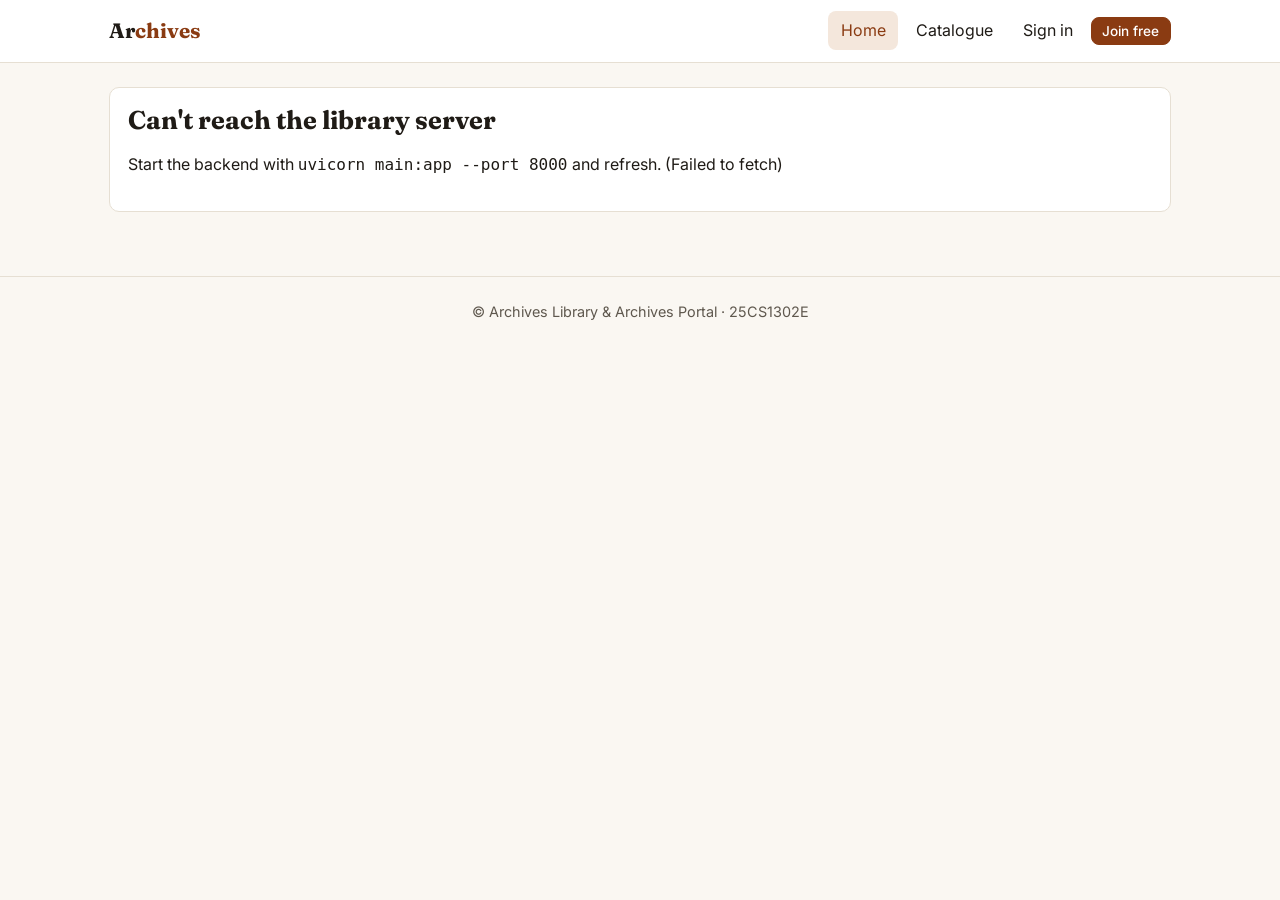
<file: library-project-fastapi/frontend/index.html>
<!DOCTYPE html>
<html lang="en">
<head>
<meta charset="UTF-8">
<meta name="viewport" content="width=device-width, initial-scale=1">
<title>Archives — Library & Archives</title>
<link rel="preconnect" href="https://fonts.googleapis.com">
<link href="https://fonts.googleapis.com/css2?family=Fraunces:wght@600;700&family=Inter:wght@400;500;600&display=swap" rel="stylesheet">
<style>
:root{--bg:#faf7f2;--card:#fff;--ink:#1f1b16;--dim:#5f584e;--line:#e6dfd3;--brand:#8a3b12;--brand-d:#6d2d0d;--tint:#f4e7dc;--ok:#1d6b3a;--okb:#e0f2e6;--bad:#a61e1e;--badb:#fbe4e4;--warn:#7a5200;--warnb:#fdf0d0;--r:10px}
@media(prefers-color-scheme:dark){:root{--bg:#16130f;--card:#201c17;--ink:#f3ede3;--dim:#b3aa9b;--line:#3a332a;--brand:#e58a55;--brand-d:#f0a577;--tint:#2d2218;--ok:#7fd39b;--okb:#17301f;--bad:#ff9b9b;--badb:#3a1b1b;--warn:#f2c86a;--warnb:#382c10}}
*{box-sizing:border-box}body{margin:0;background:var(--bg);color:var(--ink);font:16px/1.55 Inter,system-ui,sans-serif}
h1,h2,h3{font-family:Fraunces,Georgia,serif;line-height:1.2;margin:0 0 .5em}h1{font-size:clamp(2rem,5vw,3.4rem)}h2{font-size:1.6rem}h3{font-size:1.15rem}
a{color:var(--brand)}:focus-visible{outline:3px solid var(--brand);outline-offset:2px}
.skip{position:absolute;left:-999px;background:var(--brand);color:#fff;padding:.6rem 1rem;z-index:99}.skip:focus{left:8px;top:8px}
header{background:var(--card);border-bottom:1px solid var(--line);position:sticky;top:0;z-index:10}
.bar{max-width:1100px;margin:auto;padding:.7rem 1.2rem;display:flex;gap:1rem;align-items:center;flex-wrap:wrap}
.logo{font:700 1.3rem Fraunces,serif;color:var(--ink);text-decoration:none;margin-right:auto}.logo span{color:var(--brand)}
nav{display:flex;gap:.3rem;flex-wrap:wrap;align-items:center}nav a{padding:.45rem .8rem;border-radius:8px;text-decoration:none;color:var(--ink)}nav a:hover,nav a[aria-current=page]{background:var(--tint);color:var(--brand)}
.wrap{max-width:1100px;margin:auto;padding:1.5rem 1.2rem 4rem}
.btn{display:inline-block;border:1px solid var(--brand);background:transparent;color:var(--brand);padding:.55rem 1rem;border-radius:8px;font:500 .95rem Inter,sans-serif;cursor:pointer;text-decoration:none}
.btn:hover{background:var(--tint)}.btn.p{background:var(--brand);color:#fff}.btn.p:hover{background:var(--brand-d)}.btn.d{border-color:var(--bad);color:var(--bad)}.btn.s{padding:.3rem .65rem;font-size:.85rem}
.hero{background:linear-gradient(135deg,var(--tint),var(--bg));border-radius:16px;padding:clamp(1.5rem,5vw,4rem);margin-bottom:2rem;border:1px solid var(--line)}
.hero p{max-width:55ch;color:var(--dim);font-size:1.1rem}
.search{display:flex;gap:.5rem;flex-wrap:wrap;margin-top:1.2rem}.search input{flex:1;min-width:220px}
input,select{font:inherit;padding:.6rem .75rem;border:1px solid var(--line);border-radius:8px;background:var(--card);color:var(--ink)}
label{display:block;font-weight:500;font-size:.9rem;margin:.8rem 0 .25rem}
.grid{display:grid;grid-template-columns:repeat(auto-fill,minmax(250px,1fr));gap:1rem}
.card{background:var(--card);border:1px solid var(--line);border-radius:var(--r);padding:1.1rem}
.book{display:flex;flex-direction:column;gap:.3rem}.book .cover{height:8px;border-radius:4px;background:var(--brand);margin-bottom:.5rem}.book small{color:var(--dim)}.book .btn{margin-top:auto;align-self:flex-start}
.stats{display:grid;grid-template-columns:repeat(auto-fit,minmax(170px,1fr));gap:1rem;margin:1rem 0}.stat b{display:block;font:700 2rem Fraunces,serif;color:var(--brand)}
.tabs{display:flex;gap:.3rem;border-bottom:1px solid var(--line);margin:1rem 0;flex-wrap:wrap}.tabs a{padding:.6rem 1rem;text-decoration:none;color:var(--dim);border-bottom:3px solid transparent}.tabs a[aria-current=page]{color:var(--brand);border-color:var(--brand);font-weight:600}
.tw{overflow-x:auto;border:1px solid var(--line);border-radius:var(--r);background:var(--card)}table{width:100%;border-collapse:collapse}th,td{text-align:left;padding:.65rem .9rem;border-bottom:1px solid var(--line);white-space:nowrap}th{font-size:.8rem;color:var(--dim);text-transform:uppercase;letter-spacing:.04em}tr:last-child td{border:0}
.badge{padding:.15rem .6rem;border-radius:99px;font-size:.8rem;font-weight:600}.b-ok{background:var(--okb);color:var(--ok)}.b-bad{background:var(--badb);color:var(--bad)}.b-warn{background:var(--warnb);color:var(--warn)}
.row{display:flex;gap:.6rem;flex-wrap:wrap;align-items:end;margin:.8rem 0}.row>div{flex:1;min-width:150px}.row label{margin-top:0}.row input,.row select{width:100%}
.auth{max-width:420px;margin:2rem auto}.auth input{width:100%}.feat{display:grid;grid-template-columns:repeat(auto-fit,minmax(240px,1fr));gap:1rem;margin:2rem 0}
footer{border-top:1px solid var(--line);color:var(--dim);text-align:center;padding:1.5rem;font-size:.9rem}
dialog{border:1px solid var(--line);border-radius:var(--r);background:var(--card);color:var(--ink);max-width:380px;width:92%}dialog::backdrop{background:#0008}
#toast{position:fixed;bottom:1rem;left:50%;transform:translateX(-50%);background:var(--ink);color:var(--bg);padding:.7rem 1.2rem;border-radius:8px;z-index:50}#toast:empty{display:none}#toast.err{background:var(--bad);color:#fff}
.empty{color:var(--dim);padding:1rem}
@media(prefers-reduced-motion:no-preference){.card{transition:box-shadow .2s,transform .2s}.book:hover{box-shadow:0 6px 18px #0002;transform:translateY(-2px)}}
</style>
</head>
<body>
<a class="skip" href="#app">Skip to main content</a>
<header><div class="bar"><a class="logo" href="#/">Ar<span>chives</span></a><nav id="nav" aria-label="Main"></nav></div></header>
<main id="app" class="wrap" tabindex="-1"></main>
<footer>© Archives Library &amp; Archives Portal · 25CS1302E</footer>
<div id="toast" role="status" aria-live="polite"></div>
<dialog id="dlg" aria-labelledby="dt"><form method="dialog" data-form="reserve"><h3 id="dt">Reserve book</h3><p id="dbook"></p><label for="due">Return by</label><input type="date" id="due" required><div class="row"><button class="btn p" value="ok">Confirm</button><button class="btn" value="cancel" formnovalidate>Cancel</button></div></form></dialog>
<script>
const API='http://localhost:8000/api';
const $=(s,r=document)=>r.querySelector(s);
const esc=s=>String(s??'').replace(/[&<>"']/g,c=>({'&':'&amp;','<':'&lt;','>':'&gt;','"':'&quot;',"'":'&#39;'}[c]));
const fd=d=>new Date(d).toLocaleDateString(undefined,{day:'numeric',month:'short',year:'numeric'});
const money=n=>'₹'+Number(n).toFixed(2);
let me=JSON.parse(localStorage.getItem('libraryUser')||'null'),books=[],pending=null;
async function api(p,o={}){const r=await fetch(API+p,{...o,headers:{'Content-Type':'application/json'},body:o.body?JSON.stringify(o.body):undefined});let d=null;try{d=await r.json()}catch{}if(!r.ok)throw new Error(typeof d?.detail==='string'?d.detail:'Request failed');return d}
function toast(m,e){const t=$('#toast');t.textContent=m;t.className=e?'err':'';clearTimeout(toast.t);toast.t=setTimeout(()=>t.textContent='',4000)}
const badge=r=>{const late=r.status==='ACTIVE'&&new Date(r.due_date)<new Date(new Date().toDateString());return late?'<span class="badge b-bad">Overdue</span>':r.status==='ACTIVE'?'<span class="badge b-warn">On loan</span>':'<span class="badge b-ok">Returned</span>'};
const table=(h,rows)=>rows.length?`<div class="tw"><table><thead><tr>${h.map(x=>`<th scope="col">${x}</th>`).join('')}</tr></thead><tbody>${rows.join('')}</tbody></table></div>`:'<p class="empty">Nothing here yet.</p>';
const tabs=(base,items,cur)=>`<div class="tabs" role="navigation" aria-label="Section">${items.map(([k,l])=>`<a href="#/${base}/${k}" ${k===cur?'aria-current="page"':''}>${l}</a>`).join('')}</div>`;

function renderNav(h){const l=(p,t)=>`<a href="#/${p}" ${h.startsWith('/'+p)&&p||h==='/'&&!p?'aria-current="page"':''}>${t}</a>`;
$('#nav').innerHTML=l('','Home')+l('catalogue','Catalogue')+(me?l(me.role==='admin'?'admin':'member',me.role==='admin'?'Admin portal':'My library')+`<button class="btn s" data-act="logout">Sign out (${esc(me.name.split(' ')[0])})</button>`:l('login','Sign in')+'<a class="btn p s" href="#/signup">Join free</a>')}

const bookCard=b=>`<article class="card book"><div class="cover" aria-hidden="true"></div><h3>${esc(b.title)}</h3><small>${esc(b.author)} · ${esc(b.category||'General')}</small><span class="badge ${b.available_copies?'b-ok':'b-bad'}">${b.available_copies?b.available_copies+' of '+b.total_copies+' available':'All copies out'}</span>${
b.available_copies?(me?.role==='member'?`<button class="btn s p" data-act="reserve" data-id="${b.book_id}">Reserve</button>`:!me?'<a class="btn s" href="#/login">Sign in to reserve</a>':''):''}</article>`;

const V={
async home(){books=await api('/books');return`<section class="hero"><h1>Your library, open around the clock.</h1><p>Search the catalogue, reserve a title in seconds, and keep track of every loan and fine from one place.</p><form class="search" role="search" data-form="hsearch"><label class="sr" for="q" style="position:absolute;left:-999px">Search books</label><input id="q" type="search" placeholder="Search by title, author or category"><button class="btn p">Search</button></form></section>
<div class="stats"><div class="card stat"><b>${books.length}</b>Titles catalogued</div><div class="card stat"><b>${books.reduce((s,b)=>s+b.available_copies,0)}</b>Copies available now</div><div class="card stat"><b>${new Set(books.map(b=>b.category).filter(Boolean)).size}</b>Categories</div></div>
<h2>Recently added</h2><div class="grid">${books.slice(-4).reverse().map(bookCard).join('')}</div>
<div class="feat"><div class="card"><h3>Reserve online</h3><p>Pick a book and a return date. Stock updates instantly.</p></div><div class="card"><h3>Track your loans</h3><p>See due dates, overdue items and returns in your member portal.</p></div><div class="card"><h3>Clear fines</h3><p>Every fine is itemised by book, with paid or unpaid status.</p></div></div>`},
async catalogue(){books=await api('/books');const cats=[...new Set(books.map(b=>b.category).filter(Boolean))];return`<h1>Catalogue</h1><div class="row"><div><label for="cq">Search</label><input id="cq" type="search" placeholder="Title or author" value="${esc(sessionStorage.q||'')}"></div><div><label for="cc">Category</label><select id="cc"><option value="">All</option>${cats.map(c=>`<option>${esc(c)}</option>`).join('')}</select></div></div><p id="cnt" aria-live="polite"></p><div class="grid" id="cg"></div>`},
login(){return`<div class="card auth"><h1>Welcome back</h1><form data-form="login"><label for="e">Email</label><input id="e" type="email" required autocomplete="username"><label for="p">Password</label><input id="p" type="password" required autocomplete="current-password"><p><button class="btn p" style="width:100%">Sign in</button></p></form><p>New here? <a href="#/signup">Create an account</a></p></div>`},
signup(){return`<div class="card auth"><h1>Join the library</h1><form data-form="signup"><label for="n">Full name</label><input id="n" required autocomplete="name"><label for="e">Email</label><input id="e" type="email" required autocomplete="username"><label for="ph">Phone (optional)</label><input id="ph" type="tel" autocomplete="tel"><label for="p">Password (min 6 characters)</label><input id="p" type="password" minlength="6" required autocomplete="new-password"><p><button class="btn p" style="width:100%">Create account</button></p></form><p>Already a member? <a href="#/login">Sign in</a></p></div>`},
async member(sec='loans'){if(me?.role!=='member')return go('/login');const [l,f]=await Promise.all([api(`/members/${me.member_id}/reservations`),api(`/members/${me.member_id}/fines`)]);const owed=f.filter(x=>!x.paid).reduce((s,x)=>s+Number(x.amount),0);
let body=sec==='fines'?table(['Book','Amount','Status'],f.map(x=>`<tr><td>${esc(x.book_title)}</td><td>${money(x.amount)}</td><td><span class="badge ${x.paid?'b-ok':'b-bad'}">${x.paid?'Paid':'Unpaid'}</span></td></tr>`)):table(['Book','Reserved','Due','Status'],l.map(x=>`<tr><td>${esc(x.book_title)}</td><td>${fd(x.reserved_at)}</td><td>${fd(x.due_date)}</td><td>${badge(x)}</td></tr>`));
return`<h1>Hello, ${esc(me.name)}</h1><div class="stats"><div class="card stat"><b>${l.filter(x=>x.status==='ACTIVE').length}</b>Books on loan</div><div class="card stat"><b>${money(owed)}</b>Fines owed</div><div class="card stat"><b>${l.length}</b>Total reservations</div></div><p><a class="btn p" href="#/catalogue">Browse &amp; reserve</a></p>${tabs('member',[['loans','My loans'],['fines','My fines']],sec)}${body}`},
async admin(sec='overview'){if(me?.role!=='admin')return go('/login');
const [b,m,r,f]=await Promise.all([api('/books'),api('/members'),api('/reservations'),api('/fines')]);books=b;
const owed=f.filter(x=>!x.paid).reduce((s,x)=>s+Number(x.amount),0);let body='';
if(sec==='overview')body=`<div class="stats"><div class="card stat"><b>${b.length}</b>Titles</div><div class="card stat"><b>${m.length}</b>Members</div><div class="card stat"><b>${r.filter(x=>x.status==='ACTIVE').length}</b>Active loans</div><div class="card stat"><b>${money(owed)}</b>Outstanding fines</div></div><h2>Latest loans</h2>${table(['Member','Book','Due','Status'],r.slice(-5).reverse().map(x=>`<tr><td>${esc(x.member_name)}</td><td>${esc(x.book_title)}</td><td>${fd(x.due_date)}</td><td>${badge(x)}</td></tr>`))}`;
if(sec==='books')body=`<form class="card row" data-form="addbook"><div><label for="bt">Title</label><input id="bt" required></div><div><label for="ba">Author</label><input id="ba" required></div><div><label for="bi">ISBN</label><input id="bi"></div><div><label for="bc">Category</label><input id="bc"></div><div><label for="bn">Copies</label><input id="bn" type="number" min="1" value="1" required></div><button class="btn p">Add title</button></form>${table(['Title','Author','Category','Available',''],b.map(x=>`<tr><td>${esc(x.title)}</td><td>${esc(x.author)}</td><td>${esc(x.category||'—')}</td><td>${x.available_copies}/${x.total_copies}</td><td><button class="btn d s" data-act="delbook" data-id="${x.book_id}" aria-label="Remove ${esc(x.title)}">Remove</button></td></tr>`))}`;
if(sec==='members')body=`<form class="card row" data-form="addmember"><div><label for="mn">Full name</label><input id="mn" required></div><div><label for="me">Email</label><input id="me" type="email" required></div><div><label for="mp">Phone</label><input id="mp"></div><div><label for="mw">Login password</label><input id="mw" type="password" minlength="6" autocomplete="new-password"></div><button class="btn p">Add member</button></form>${table(['Name','Email','Phone',''],m.map(x=>`<tr><td>${esc(x.name)}</td><td>${esc(x.email)}</td><td>${esc(x.phone||'—')}</td><td><button class="btn d s" data-act="delmember" data-id="${x.member_id}" aria-label="Remove ${esc(x.name)}">Remove</button></td></tr>`))}`;
if(sec==='loans')body=`<form class="card row" data-form="addloan"><div><label for="lm">Member</label><select id="lm" required>${m.map(x=>`<option value="${x.member_id}">${esc(x.name)}</option>`).join('')}</select></div><div><label for="lb">Book</label><select id="lb" required>${b.filter(x=>x.available_copies>0).map(x=>`<option value="${x.book_id}">${esc(x.title)}</option>`).join('')}</select></div><div><label for="ld">Due date</label><input id="ld" type="date" required></div><button class="btn p">Create</button></form>${table(['Member','Book','Due','Status','Actions'],r.map(x=>`<tr><td>${esc(x.member_name)}</td><td>${esc(x.book_title)}</td><td>${fd(x.due_date)}</td><td>${badge(x)}</td><td>${x.status==='ACTIVE'?`<button class="btn s" data-act="return" data-id="${x.reservation_id}">Mark returned</button> `:''}<button class="btn d s" data-act="delloan" data-id="${x.reservation_id}">Delete</button></td></tr>`))}`;
if(sec==='fines')body=`<form class="card row" data-form="addfine"><div><label for="fr">Loan</label><select id="fr" required>${r.map(x=>`<option value="${x.reservation_id}">#${x.reservation_id} ${esc(x.member_name)} — ${esc(x.book_title)}</option>`).join('')}</select></div><div><label for="fa">Amount (₹)</label><input id="fa" type="number" min="0" step="0.5" required></div><button class="btn p">Add fine</button></form>${table(['Member','Book','Amount','Status',''],f.map(x=>`<tr><td>${esc(x.member_name)}</td><td>${esc(x.book_title)}</td><td>${money(x.amount)}</td><td><span class="badge ${x.paid?'b-ok':'b-bad'}">${x.paid?'Paid':'Unpaid'}</span></td><td><button class="btn s" data-act="fine" data-id="${x.fine_id}">${x.paid?'Mark unpaid':'Mark paid'}</button></td></tr>`))}`;
return`<h1>Admin portal</h1>${tabs('admin',[['overview','Overview'],['books','Books'],['members','Members'],['loans','Loans'],['fines','Fines']],sec)}${body}`}
};

function go(p){location.hash='#'+p}
async function route(){const h=location.hash.slice(1)||'/';const [,p0,sec]=h.split('/');const pg=p0||'home';renderNav(h);const app=$('#app');
try{const out=await (V[pg]||V.home)(sec);if(typeof out==='string'){app.innerHTML=out;document.title=(pg==='home'?'Home':pg[0].toUpperCase()+pg.slice(1))+' — Archives';if(pg==='catalogue')filter();app.focus({preventScroll:true});scrollTo(0,0)}}
catch(e){app.innerHTML=`<div class="card"><h2>Can't reach the library server</h2><p>Start the backend with <code>uvicorn main:app --port 8000</code> and refresh. (${esc(e.message)})</p></div>`}}
function filter(){const q=($('#cq').value||'').toLowerCase(),c=$('#cc').value;sessionStorage.q=$('#cq').value;const r=books.filter(b=>(!c||b.category===c)&&(b.title+b.author+(b.category||'')).toLowerCase().includes(q));$('#cg').innerHTML=r.map(bookCard).join('');$('#cnt').textContent=r.length+' title'+(r.length===1?'':'s')+' found'}
addEventListener('hashchange',route);addEventListener('input',e=>{if(e.target.id==='cq'||e.target.id==='cc')filter()});

addEventListener('click',async e=>{const b=e.target.closest('[data-act]');if(!b)return;const a=b.dataset.act,id=b.dataset.id;
try{if(a==='logout'){localStorage.removeItem('libraryUser');me=null;go('/');route();return}
if(a==='reserve'){pending=books.find(x=>x.book_id==id);$('#dbook').textContent=pending.title;const d=new Date(Date.now()+14*864e5);$('#due').value=d.toISOString().slice(0,10);$('#due').min=new Date().toISOString().slice(0,10);$('#dlg').showModal();return}
const ok=m=>!m||confirm(m);
const M={delbook:['Remove this title?',()=>api('/books/'+id,{method:'DELETE'})],delmember:['Remove this member?',()=>api('/members/'+id,{method:'DELETE'})],delloan:['Delete this loan record?',()=>api('/reservations/'+id,{method:'DELETE'})],return:['',()=>api(`/reservations/${id}/return`,{method:'PATCH'})],fine:['',()=>api(`/fines/${id}/toggle-paid`,{method:'PATCH'})]}[a];
if(M&&ok(M[0])){await M[1]();toast('Done');route()}}catch(er){toast(er.message,1)}});

addEventListener('submit',async e=>{const f=e.target.dataset.form;if(!f)return;e.preventDefault();const v=id=>$('#'+id)?.value;
try{if(f==='hsearch'){sessionStorage.q=v('q');go('/catalogue')}
if(f==='reserve'){if(e.submitter?.value!=='ok'){$('#dlg').close();return}await api('/reservations',{method:'POST',body:{member_id:me.member_id,book_id:pending.book_id,due_date:v('due')}});$('#dlg').close();toast('Reserved “'+pending.title+'”');route()}
if(f==='login'||f==='signup'){const body=f==='login'?{email:v('e'),password:v('p')}:{name:v('n'),email:v('e'),phone:v('ph')||null,password:v('p')};me=await api('/auth/'+f,{method:'POST',body});localStorage.setItem('libraryUser',JSON.stringify(me));toast('Welcome, '+me.name);go(me.role==='admin'?'/admin':'/member')}
if(f==='addbook'){await api('/books',{method:'POST',body:{title:v('bt'),author:v('ba'),isbn:v('bi')||null,category:v('bc')||null,total_copies:+v('bn')}});toast('Title added');route()}
if(f==='addmember'){await api('/members',{method:'POST',body:{name:v('mn'),email:v('me'),phone:v('mp')||null,password:v('mw')||null}});toast('Member added');route()}
if(f==='addloan'){await api('/reservations',{method:'POST',body:{member_id:+v('lm'),book_id:+v('lb'),due_date:v('ld')}});toast('Loan created');route()}
if(f==='addfine'){await api('/fines',{method:'POST',body:{reservation_id:+v('fr'),amount:+v('fa')}});toast('Fine added');route()}}
catch(er){toast(er.message,1)}});
route();
</script>
</body>
</html>
</file>
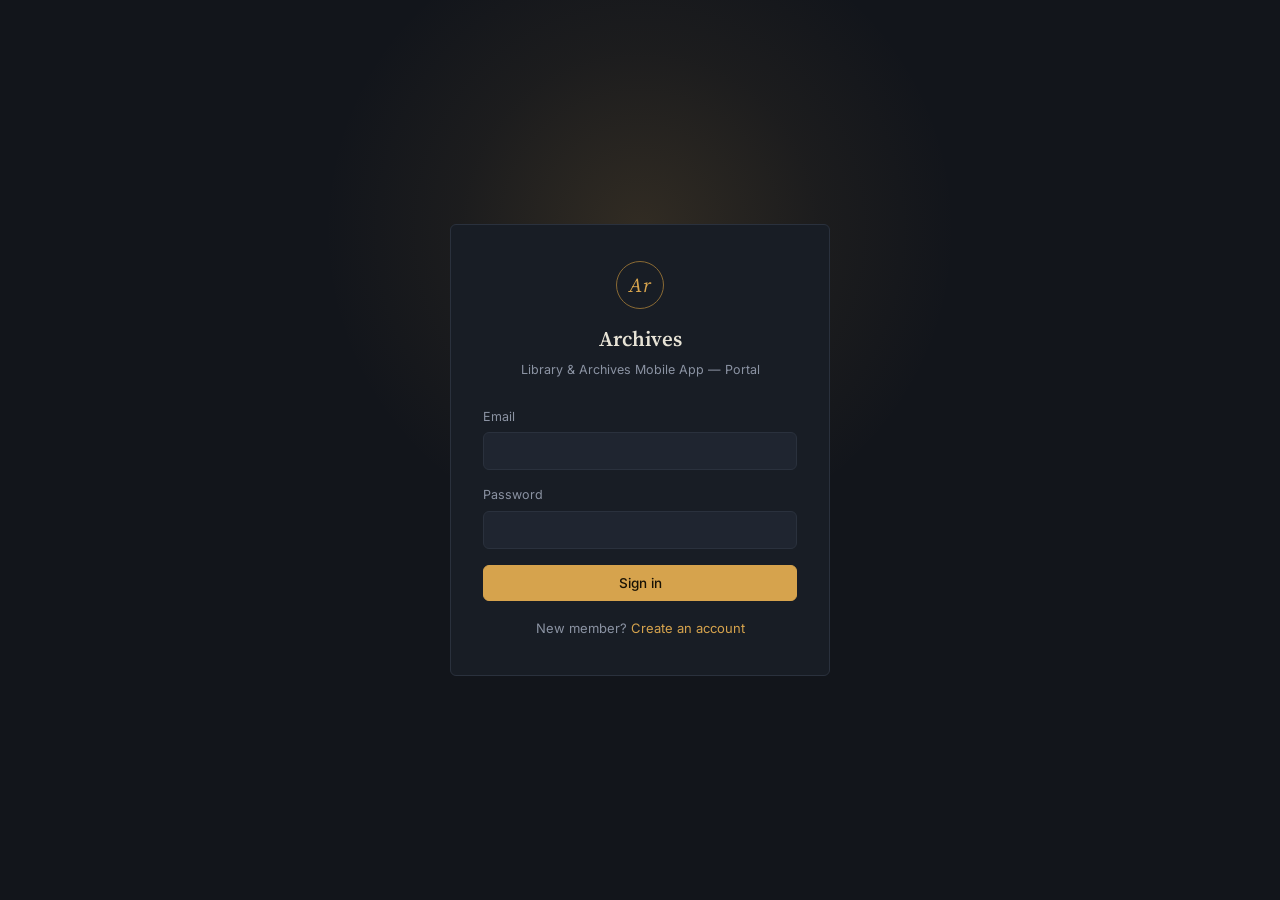
<file: library-project-fastapi/frontend/admin.html>
<!DOCTYPE html>
<html lang="en">
<head>
<meta charset="UTF-8">
<meta name="viewport" content="width=device-width, initial-scale=1.0">
<title>Admin — Archives</title>
<link rel="stylesheet" href="style.css">
</head>
<body>

<div class="app">
  <aside class="sidebar">
    <div class="sidebar-brand">
      <div class="mark">Ar</div>
      <div>
        <h1>Archives Admin</h1>
        <p>Library & Archives Portal</p>
      </div>
    </div>

    <div class="nav-section">
      <div class="nav-label">Manage</div>
      <div class="nav-item active">Catalogue</div>
      <div class="nav-item" onclick="document.getElementById('membersPanel').scrollIntoView({behavior:'smooth'})">Members</div>
      <div class="nav-item" onclick="document.getElementById('reservationsPanel').scrollIntoView({behavior:'smooth'})">Reservations</div>
      <div class="nav-item" onclick="document.getElementById('finesPanel').scrollIntoView({behavior:'smooth'})">Fines</div>
    </div>

    <div class="sidebar-foot">
      <div class="user-chip">
        <div class="avatar" id="avatarInitials">–</div>
        <div class="who">
          <div class="name" id="userName">–</div>
          <div class="role" id="userRole">–</div>
        </div>
      </div>
      <button class="btn btn-ghost btn-block" onclick="logout()">Log out</button>
    </div>
  </aside>

  <main class="main">
    <div class="page-head">
      <h2>Catalogue overview</h2>
      <div class="conn" id="connStatus">
        <span class="dot" id="connDot"></span>
        <span id="connLabel">Checking database…</span>
      </div>
    </div>

    <section class="stats">
      <div class="stat"><span class="stat-value" id="statBooks">–</span><div class="stat-label">Titles catalogued</div></div>
      <div class="stat"><span class="stat-value" id="statMembers">–</span><div class="stat-label">Members</div></div>
      <div class="stat"><span class="stat-value" id="statReservations">–</span><div class="stat-label">Active reservations</div></div>
      <div class="stat"><span class="stat-value" id="statFines">–</span><div class="stat-label">Outstanding fines</div></div>
    </section>

    <section class="panel">
      <div class="panel-head">
        <h3>Catalogue</h3>
        <button class="btn" id="toggleAddBook">+ Add title</button>
      </div>
      <form id="addBookForm" class="inline-form hidden">
        <input type="text" id="bookTitle" placeholder="Title" required>
        <input type="text" id="bookAuthor" placeholder="Author" required>
        <input type="text" id="bookIsbn" placeholder="ISBN">
        <input type="text" id="bookCategory" placeholder="Category">
        <input type="number" id="bookCopies" placeholder="Copies" min="1" value="1" required>
        <button type="submit" class="btn btn-primary">Save</button>
      </form>
      <table>
        <thead><tr><th>Title</th><th>Author</th><th>Category</th><th>Available</th><th></th></tr></thead>
        <tbody id="booksBody"><tr><td colspan="5" class="empty">Loading from MySQL…</td></tr></tbody>
      </table>
    </section>

    <section class="panel-row">
      <div class="panel" id="membersPanel">
        <div class="panel-head">
          <h3>Members</h3>
          <button class="btn" id="toggleAddMember">+ Add member</button>
        </div>
        <form id="addMemberForm" class="inline-form hidden">
          <input type="text" id="memberName" placeholder="Full name" required>
          <input type="email" id="memberEmail" placeholder="Email" required>
          <input type="text" id="memberPhone" placeholder="Phone">
          <button type="submit" class="btn btn-primary">Save</button>
        </form>
        <table>
          <thead><tr><th>Name</th><th>Email</th><th>Phone</th><th></th></tr></thead>
          <tbody id="membersBody"><tr><td colspan="4" class="empty">Loading…</td></tr></tbody>
        </table>
      </div>

      <div class="panel" id="reservationsPanel">
        <div class="panel-head">
          <h3>Reservations</h3>
          <button class="btn" id="toggleAddReservation">+ New</button>
        </div>
        <form id="addReservationForm" class="inline-form hidden">
          <select id="resvMember" required></select>
          <select id="resvBook" required></select>
          <input type="date" id="resvDue" required>
          <button type="submit" class="btn btn-primary">Save</button>
        </form>
        <table>
          <thead><tr><th>Member</th><th>Book</th><th>Due</th><th>Status</th><th></th></tr></thead>
          <tbody id="reservationsBody"><tr><td colspan="5" class="empty">Loading…</td></tr></tbody>
        </table>
      </div>
    </section>

    <section class="panel" id="finesPanel">
      <div class="panel-head"><h3>Fines</h3></div>
      <table>
        <thead><tr><th>Member</th><th>Book</th><th>Amount</th><th>Status</th><th></th></tr></thead>
        <tbody id="finesBody"><tr><td colspan="5" class="empty">Loading…</td></tr></tbody>
      </table>
    </section>
  </main>
</div>

<script src="common.js"></script>
<script src="admin.js"></script>
</body>
</html>
</file>
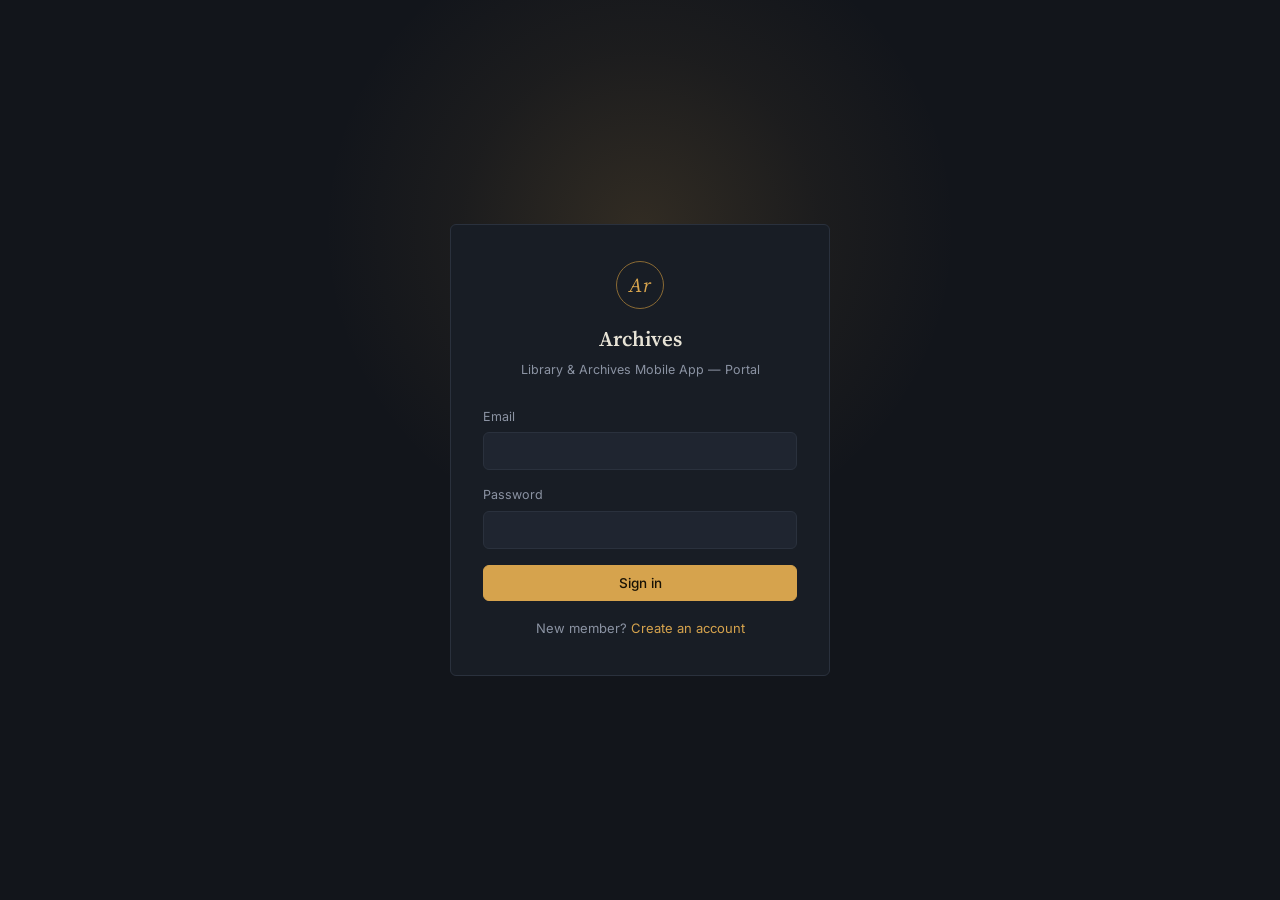
<file: library-project-fastapi/frontend/login.html>
<!DOCTYPE html>
<html lang="en">
<head>
<meta charset="UTF-8">
<meta name="viewport" content="width=device-width, initial-scale=1.0">
<title>Sign in — Archives</title>
<link rel="stylesheet" href="style.css">
</head>
<body>

<div class="auth-wrap">
  <div class="auth-card">
    <div class="auth-brand">
      <div class="mark">Ar</div>
      <h1>Archives</h1>
      <p>Library & Archives Mobile App — Portal</p>
    </div>

    <div class="auth-error" id="authError"></div>

    <form id="loginForm">
      <div class="field">
        <label for="email">Email</label>
        <input type="email" id="email" required autocomplete="username">
      </div>
      <div class="field">
        <label for="password">Password</label>
        <input type="password" id="password" required autocomplete="current-password">
      </div>
      <button type="submit" class="btn btn-primary btn-block">Sign in</button>
    </form>

    <div class="auth-foot">
      New member? <a href="signup.html">Create an account</a>
    </div>
  </div>
</div>

<script src="common.js"></script>
<script>
document.getElementById('loginForm').addEventListener('submit', async (e) => {
  e.preventDefault();
  const errBox = document.getElementById('authError');
  errBox.classList.remove('show');

  const payload = {
    email: document.getElementById('email').value,
    password: document.getElementById('password').value
  };

  try {
    const res = await fetch(`${API_BASE}/auth/login`, {
      method: 'POST',
      headers: { 'Content-Type': 'application/json' },
      body: JSON.stringify(payload)
    });
    const data = await res.json();
    if (!res.ok) throw new Error(data.detail || 'Login failed');

    setSession(data);
    window.location.href = data.role === 'admin' ? 'admin.html' : 'user.html';
  } catch (err) {
    errBox.textContent = err.message || 'Could not sign in. Is the backend running?';
    errBox.classList.add('show');
  }
});
</script>
</body>
</html>
</file>
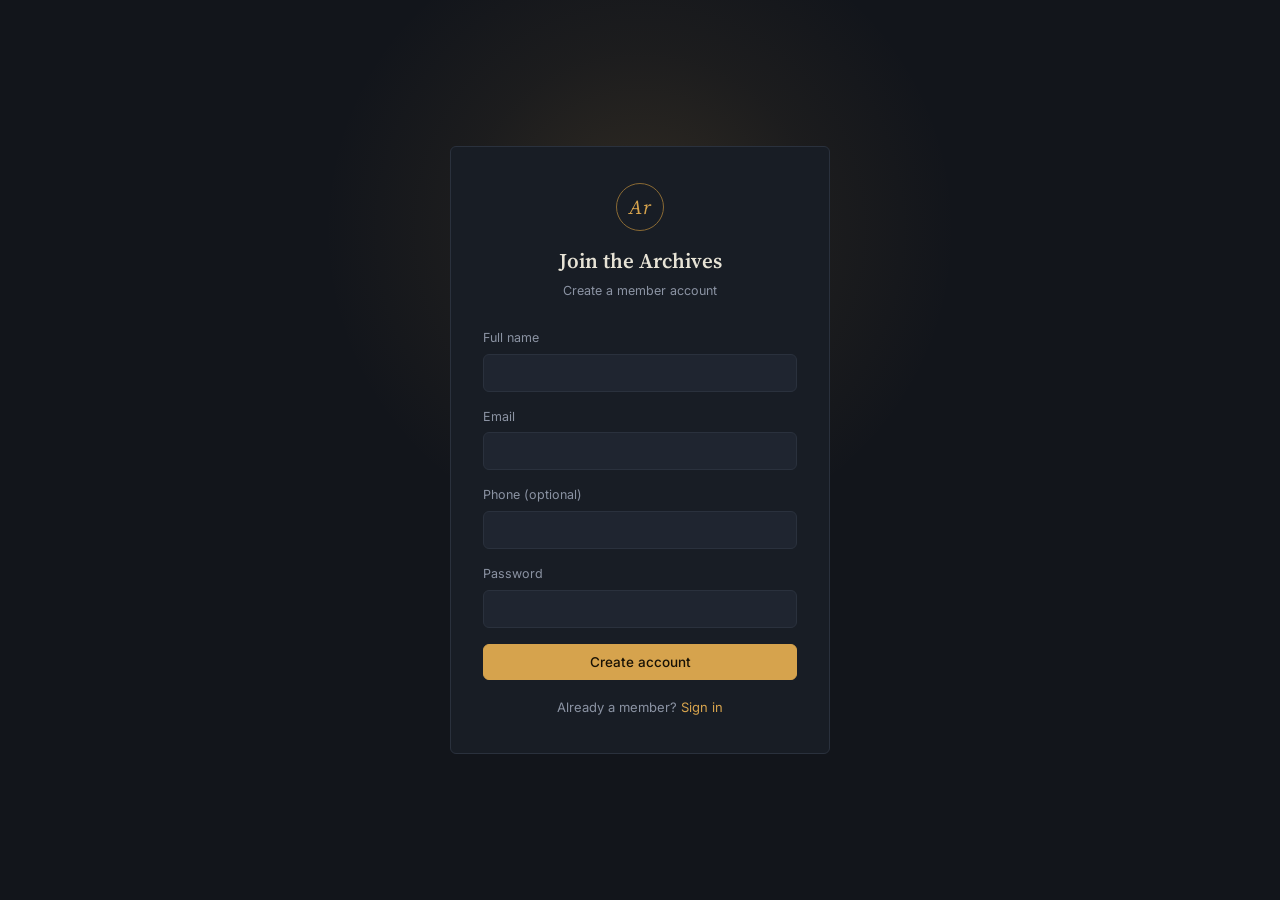
<file: library-project-fastapi/frontend/signup.html>
<!DOCTYPE html>
<html lang="en">
<head>
<meta charset="UTF-8">
<meta name="viewport" content="width=device-width, initial-scale=1.0">
<title>Create account — Archives</title>
<link rel="stylesheet" href="style.css">
</head>
<body>

<div class="auth-wrap">
  <div class="auth-card">
    <div class="auth-brand">
      <div class="mark">Ar</div>
      <h1>Join the Archives</h1>
      <p>Create a member account</p>
    </div>

    <div class="auth-error" id="authError"></div>

    <form id="signupForm">
      <div class="field">
        <label for="name">Full name</label>
        <input type="text" id="name" required autocomplete="name">
      </div>
      <div class="field">
        <label for="email">Email</label>
        <input type="email" id="email" required autocomplete="username">
      </div>
      <div class="field">
        <label for="phone">Phone (optional)</label>
        <input type="text" id="phone" autocomplete="tel">
      </div>
      <div class="field">
        <label for="password">Password</label>
        <input type="password" id="password" required minlength="6" autocomplete="new-password">
      </div>
      <button type="submit" class="btn btn-primary btn-block">Create account</button>
    </form>

    <div class="auth-foot">
      Already a member? <a href="login.html">Sign in</a>
    </div>
  </div>
</div>

<script src="common.js"></script>
<script>
document.getElementById('signupForm').addEventListener('submit', async (e) => {
  e.preventDefault();
  const errBox = document.getElementById('authError');
  errBox.classList.remove('show');

  const payload = {
    name: document.getElementById('name').value,
    email: document.getElementById('email').value,
    phone: document.getElementById('phone').value,
    password: document.getElementById('password').value
  };

  try {
    const res = await fetch(`${API_BASE}/auth/signup`, {
      method: 'POST',
      headers: { 'Content-Type': 'application/json' },
      body: JSON.stringify(payload)
    });
    const data = await res.json();
    if (!res.ok) throw new Error(data.detail || 'Could not create account');

    setSession(data);
    window.location.href = 'user.html';
  } catch (err) {
    errBox.textContent = err.message || 'Could not sign up. Is the backend running?';
    errBox.classList.add('show');
  }
});
</script>
</body>
</html>
</file>
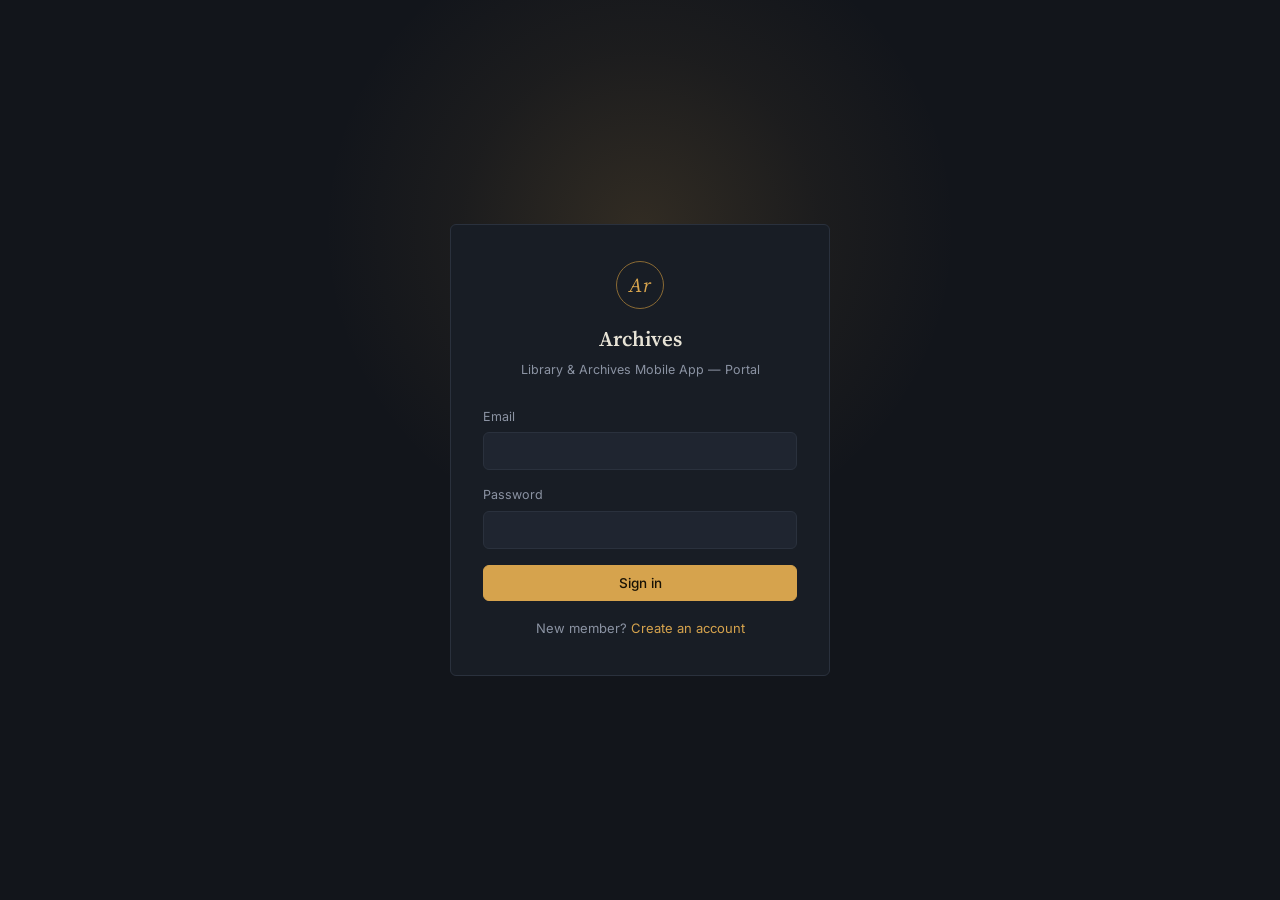
<file: library-project-fastapi/frontend/user.html>
<!DOCTYPE html>
<html lang="en">
<head>
<meta charset="UTF-8">
<meta name="viewport" content="width=device-width, initial-scale=1.0">
<title>My Library — Archives</title>
<link rel="stylesheet" href="style.css">
</head>
<body>

<div class="app">
  <aside class="sidebar">
    <div class="sidebar-brand">
      <div class="mark">Ar</div>
      <div>
        <h1>My Library</h1>
        <p>Archives Member Portal</p>
      </div>
    </div>

    <div class="nav-section">
      <div class="nav-label">Browse</div>
      <div class="nav-item active">Catalogue</div>
      <div class="nav-item" onclick="document.getElementById('myReservationsPanel').scrollIntoView({behavior:'smooth'})">My reservations</div>
      <div class="nav-item" onclick="document.getElementById('myFinesPanel').scrollIntoView({behavior:'smooth'})">My fines</div>
    </div>

    <div class="sidebar-foot">
      <div class="user-chip">
        <div class="avatar" id="avatarInitials">–</div>
        <div class="who">
          <div class="name" id="userName">–</div>
          <div class="role" id="userRole">–</div>
        </div>
      </div>
      <button class="btn btn-ghost btn-block" onclick="logout()">Log out</button>
    </div>
  </aside>

  <main class="main">
    <div class="page-head">
      <h2>Welcome back</h2>
      <div class="conn" id="connStatus">
        <span class="dot" id="connDot"></span>
        <span id="connLabel">Checking database…</span>
      </div>
    </div>

    <section class="stats">
      <div class="stat"><span class="stat-value" id="statActive">–</span><div class="stat-label">Books you have out</div></div>
      <div class="stat"><span class="stat-value" id="statFinesOwed">–</span><div class="stat-label">Fines owed</div></div>
    </section>

    <section class="panel">
      <div class="panel-head">
        <h3>Catalogue</h3>
        <button class="btn" id="toggleReserve">+ Reserve a book</button>
      </div>
      <form id="reserveForm" class="inline-form hidden">
        <select id="resvBook" required></select>
        <input type="date" id="resvDue" required>
        <button type="submit" class="btn btn-primary">Reserve</button>
      </form>
      <table>
        <thead><tr><th>Title</th><th>Author</th><th>Category</th><th>Available</th></tr></thead>
        <tbody id="booksBody"><tr><td colspan="4" class="empty">Loading from MySQL…</td></tr></tbody>
      </table>
    </section>

    <section class="panel" id="myReservationsPanel">
      <div class="panel-head"><h3>My reservations</h3></div>
      <table>
        <thead><tr><th>Book</th><th>Due</th><th>Status</th></tr></thead>
        <tbody id="reservationsBody"><tr><td colspan="3" class="empty">Loading…</td></tr></tbody>
      </table>
    </section>

    <section class="panel" id="myFinesPanel">
      <div class="panel-head"><h3>My fines</h3></div>
      <table>
        <thead><tr><th>Book</th><th>Amount</th><th>Status</th></tr></thead>
        <tbody id="finesBody"><tr><td colspan="3" class="empty">Loading…</td></tr></tbody>
      </table>
    </section>
  </main>
</div>

<script src="common.js"></script>
<script src="user.js"></script>
</body>
</html>
</file>
<file: library-project-fastapi/frontend/style.css>
@import url('https://fonts.googleapis.com/css2?family=Source+Serif+4:ital,wght@0,500;0,600;1,500&family=IBM+Plex+Mono:wght@400;500&family=Inter:wght@400;500;600&display=swap');

:root{
  --bg: #12151b;
  --surface: #181d25;
  --surface-2: #1f2530;
  --border: #2a313d;
  --text: #e7e3d6;
  --text-dim: #8b93a3;
  --amber: #d6a34d;
  --amber-soft: rgba(214,163,77,0.12);
  --amber-dim: #8a6a34;
  --danger: #c1615c;
  --danger-soft: rgba(193,97,92,0.14);
  --success: #7fae86;
  --success-soft: rgba(127,174,134,0.14);
  --radius: 6px;
}

*{ box-sizing: border-box; }

body{
  margin:0;
  background: var(--bg);
  color: var(--text);
  font-family: 'Inter', -apple-system, sans-serif;
  font-size: 14.5px;
  line-height: 1.5;
}

h1,h2,h3{
  font-family: 'Source Serif 4', Georgia, serif;
  font-weight: 600;
  margin: 0;
}

.mono{ font-family: 'IBM Plex Mono', monospace; }

a{ color: var(--amber); text-decoration: none; }
a:hover{ text-decoration: underline; }

/* ---------- Auth pages (login/signup) ---------- */
.auth-wrap{
  min-height: 100vh;
  display:flex;
  align-items:center;
  justify-content:center;
  position: relative;
  overflow: hidden;
  padding: 24px;
}
.auth-wrap::before{
  content:"";
  position:absolute;
  top: -10%;
  left: 50%;
  transform: translateX(-50%);
  width: 640px;
  height: 640px;
  background: radial-gradient(circle, rgba(214,163,77,0.16) 0%, rgba(214,163,77,0.05) 40%, transparent 70%);
  pointer-events:none;
}
.auth-card{
  position: relative;
  width: 100%;
  max-width: 380px;
  background: var(--surface);
  border: 1px solid var(--border);
  border-radius: var(--radius);
  padding: 36px 32px;
}
.auth-brand{
  text-align:center;
  margin-bottom: 28px;
}
.auth-brand .mark{
  width:48px; height:48px;
  margin: 0 auto 14px;
  border: 1px solid var(--amber-dim);
  border-radius: 50%;
  display:flex; align-items:center; justify-content:center;
  font-family:'Source Serif 4', serif;
  font-style: italic;
  color: var(--amber);
  font-size: 20px;
}
.auth-brand h1{ font-size: 21px; color: var(--text); }
.auth-brand p{ margin: 6px 0 0; font-size: 12.5px; color: var(--text-dim); }

.field{ margin-bottom: 16px; }
.field label{
  display:block;
  font-size: 12.5px;
  color: var(--text-dim);
  margin-bottom: 6px;
}
.field input, .field select{
  width:100%;
  padding: 10px 12px;
  background: var(--surface-2);
  border: 1px solid var(--border);
  border-radius: var(--radius);
  color: var(--text);
  font-family: 'Inter', sans-serif;
  font-size: 13.5px;
}
.field input:focus, .field select:focus{
  outline: none;
  border-color: var(--amber-dim);
}

.btn{
  display:inline-flex;
  align-items:center;
  justify-content:center;
  gap: 6px;
  border: 1px solid var(--amber-dim);
  background: transparent;
  color: var(--amber);
  padding: 9px 16px;
  border-radius: var(--radius);
  cursor:pointer;
  font-family:'Inter',sans-serif;
  font-size: 13.5px;
}
.btn:hover{ background: var(--amber-soft); }
.btn-primary{ background: var(--amber); color:#181205; border-color: var(--amber); font-weight: 500; }
.btn-primary:hover{ background: #e3b566; }
.btn-block{ width:100%; }
.btn-danger{ border-color: var(--danger); color: var(--danger); }
.btn-danger:hover{ background: var(--danger-soft); }
.btn-ghost{ border-color: transparent; color: var(--text-dim); }
.btn-ghost:hover{ background: var(--surface-2); color: var(--text); }

.auth-foot{
  text-align:center;
  margin-top: 18px;
  font-size: 13px;
  color: var(--text-dim);
}
.auth-error{
  background: var(--danger-soft);
  border: 1px solid rgba(193,97,92,0.35);
  color: var(--danger);
  padding: 9px 12px;
  border-radius: var(--radius);
  font-size: 13px;
  margin-bottom: 16px;
  display:none;
}
.auth-error.show{ display:block; }

/* ---------- App shell (admin + user panels) ---------- */
.app{
  display:grid;
  grid-template-columns: 240px 1fr;
  min-height: 100vh;
}
.sidebar{
  background: var(--surface);
  border-right: 1px solid var(--border);
  padding: 24px 18px;
  display:flex;
  flex-direction:column;
}
.sidebar-brand{
  display:flex; align-items:center; gap:12px;
  margin-bottom: 32px;
  padding: 0 4px;
}
.sidebar-brand .mark{
  width:36px; height:36px;
  border: 1px solid var(--amber-dim);
  border-radius: 50%;
  display:flex; align-items:center; justify-content:center;
  font-family:'Source Serif 4', serif;
  font-style: italic;
  color: var(--amber);
  font-size: 16px;
  flex-shrink:0;
}
.sidebar-brand h1{ font-size: 15.5px; color: var(--text); line-height:1.2; }
.sidebar-brand p{ margin:2px 0 0; font-size: 11px; color: var(--text-dim); }

.nav-section{ margin-bottom: 24px; }
.nav-label{
  font-size: 11px;
  color: var(--text-dim);
  padding: 0 10px;
  margin-bottom: 8px;
  letter-spacing: 0.02em;
}
.nav-item{
  display:flex; align-items:center; gap:10px;
  padding: 9px 10px;
  border-radius: var(--radius);
  color: var(--text-dim);
  font-size: 13.5px;
  cursor:pointer;
  margin-bottom: 2px;
}
.nav-item:hover{ background: var(--surface-2); color: var(--text); }
.nav-item.active{ background: var(--amber-soft); color: var(--amber); }

.sidebar-foot{
  margin-top:auto;
  padding-top: 16px;
  border-top: 1px solid var(--border);
}
.user-chip{
  display:flex; align-items:center; gap:10px;
  padding: 8px 10px;
  margin-bottom: 8px;
}
.user-chip .avatar{
  width:30px; height:30px;
  border-radius: 50%;
  background: var(--surface-2);
  display:flex; align-items:center; justify-content:center;
  font-size: 12.5px;
  color: var(--amber);
  font-family:'Source Serif 4', serif;
  flex-shrink:0;
}
.user-chip .who{ overflow:hidden; }
.user-chip .who .name{ font-size:13px; color:var(--text); white-space:nowrap; overflow:hidden; text-overflow:ellipsis; }
.user-chip .who .role{ font-size:11px; color:var(--text-dim); text-transform: capitalize; }

.main{ padding: 32px 40px; max-width: 1100px; }

.page-head{
  display:flex; align-items:center; justify-content:space-between;
  margin-bottom: 28px;
}
.page-head h2{ font-size: 22px; }
.page-head .conn{
  display:flex; align-items:center; gap:7px;
  font-size: 12.5px; color: var(--text-dim);
}
.dot{ width:8px; height:8px; border-radius:50%; background:#5a6272; }
.dot.online{ background: var(--success); }
.dot.offline{ background: var(--danger); }

.stats{
  display:grid;
  grid-template-columns: repeat(4, 1fr);
  gap: 1px;
  background: var(--border);
  border: 1px solid var(--border);
  margin-bottom: 28px;
  border-radius: var(--radius);
  overflow:hidden;
}
.stat{ background: var(--surface); padding: 18px 18px; }
.stat-value{ font-family:'IBM Plex Mono',monospace; font-size: 26px; color: var(--amber); }
.stat-label{ font-size: 12px; color: var(--text-dim); margin-top:2px; }

.panel{
  background: var(--surface);
  border: 1px solid var(--border);
  border-radius: var(--radius);
  margin-bottom: 24px;
}
.panel-row{ display:grid; grid-template-columns: 1fr 1fr; gap:24px; }
.panel-row .panel{ margin-bottom:0; }

.panel-head{
  display:flex; align-items:center; justify-content:space-between;
  padding: 15px 20px;
  border-bottom: 1px solid var(--border);
}
.panel-head h3{ font-size: 15px; }

table{ width:100%; border-collapse: collapse; }
th, td{
  text-align:left;
  padding: 10px 20px;
  font-size: 13.3px;
  border-bottom: 1px solid var(--border);
}
th{ font-weight:500; color: var(--text-dim); font-size: 11.5px; }
tbody tr:last-child td{ border-bottom:none; }
.empty{ color: var(--text-dim); font-style: italic; }
td.mono, .call-no{ font-family:'IBM Plex Mono',monospace; font-size:12.5px; color: var(--text-dim); }

.btn-del{
  border:none; background:none; color: var(--danger);
  cursor:pointer; font-size: 12.3px; padding:0;
}
.btn-link{
  border:none; background:none; color: var(--amber);
  cursor:pointer; font-size: 12.3px; padding:0;
}

.inline-form{
  display:flex; gap:8px; padding: 14px 20px;
  border-bottom: 1px solid var(--border);
  flex-wrap: wrap;
}
.inline-form.hidden{ display:none; }
.inline-form input, .inline-form select{
  padding: 7px 10px;
  border: 1px solid var(--border);
  border-radius: var(--radius);
  font-family:'Inter',sans-serif;
  font-size: 13px;
  background: var(--surface-2);
  color: var(--text);
}
.inline-form input[type="number"]{ width: 80px; }

.badge{ padding: 2px 9px; border-radius: 20px; font-size: 11.3px; }
.badge.active{ background: var(--success-soft); color: var(--success); }
.badge.overdue{ background: var(--danger-soft); color: var(--danger); }
.badge.unpaid{ background: var(--danger-soft); color: var(--danger); }
.badge.paid{ background: var(--success-soft); color: var(--success); }

@media (max-width: 900px){
  .app{ grid-template-columns: 1fr; }
  .sidebar{ display:none; }
  .stats{ grid-template-columns: repeat(2,1fr); }
  .panel-row{ grid-template-columns: 1fr; }
  .main{ padding: 20px; }
}
</file>
